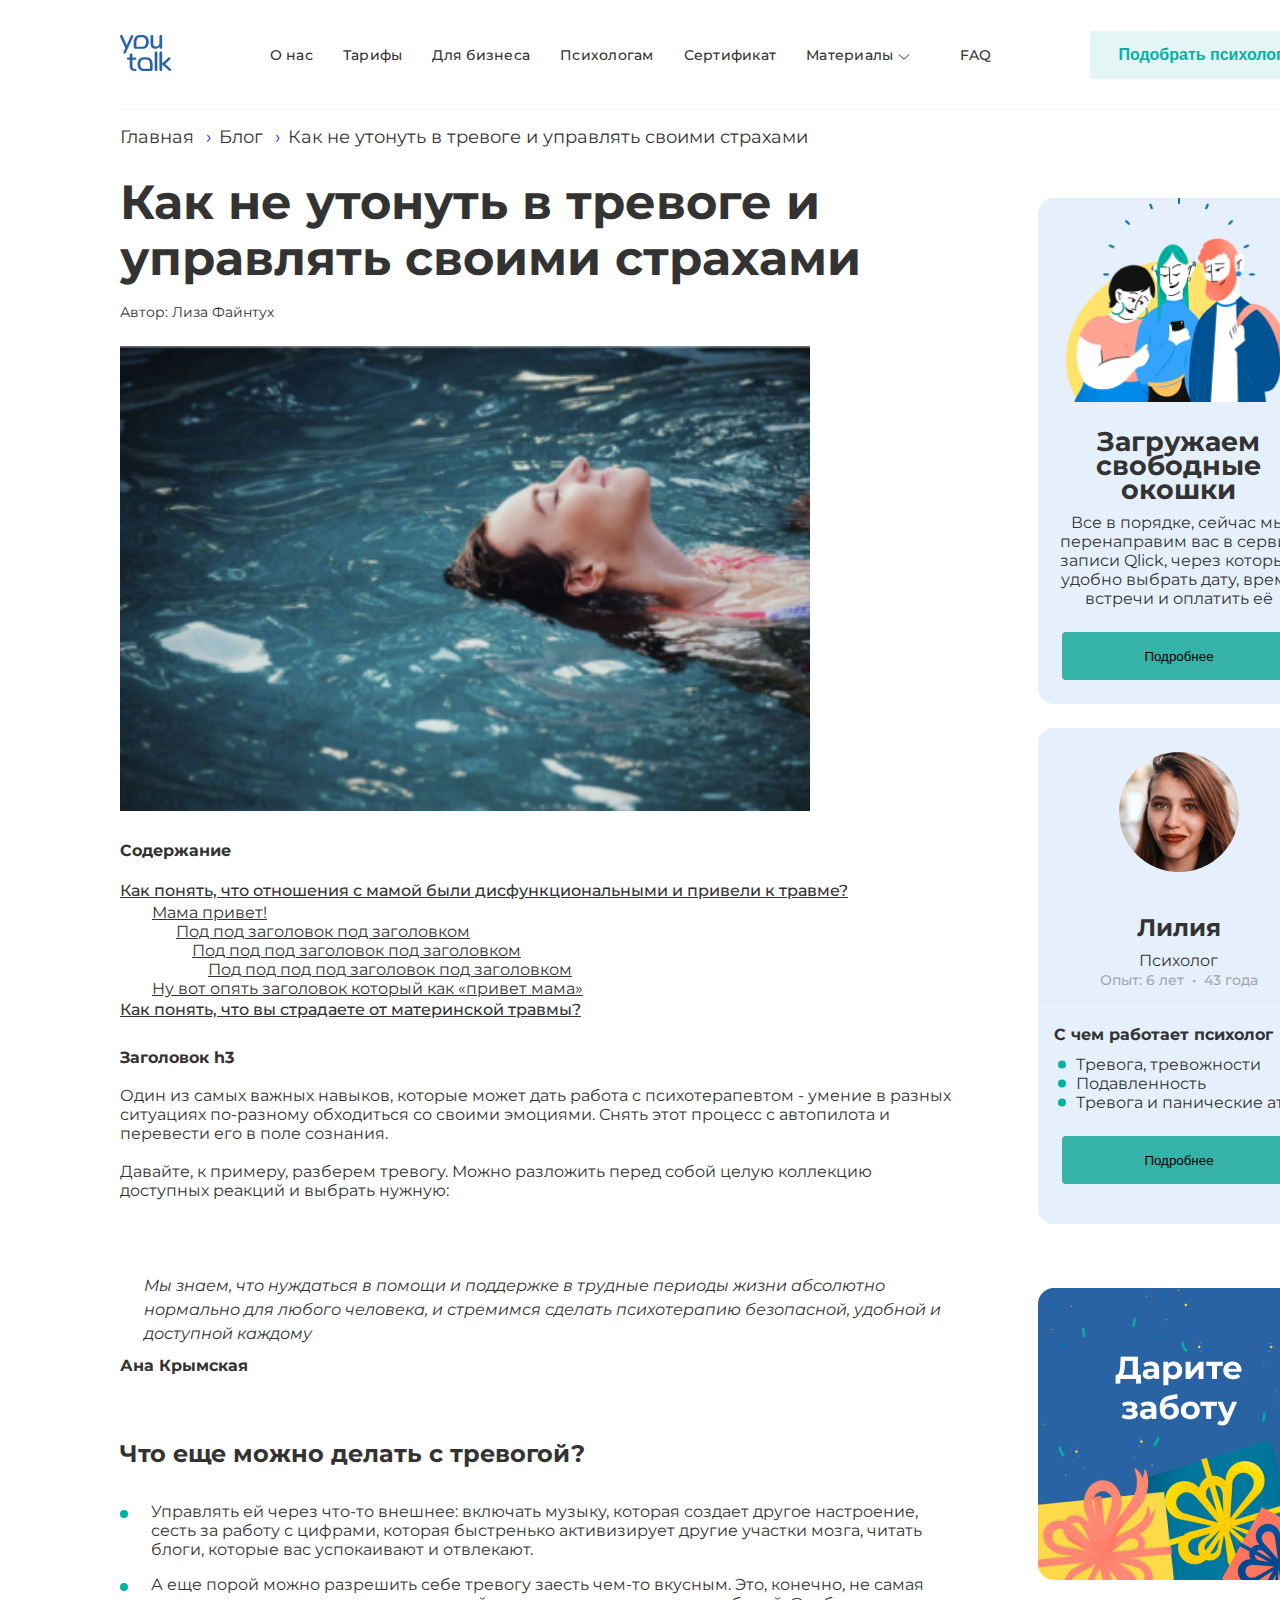
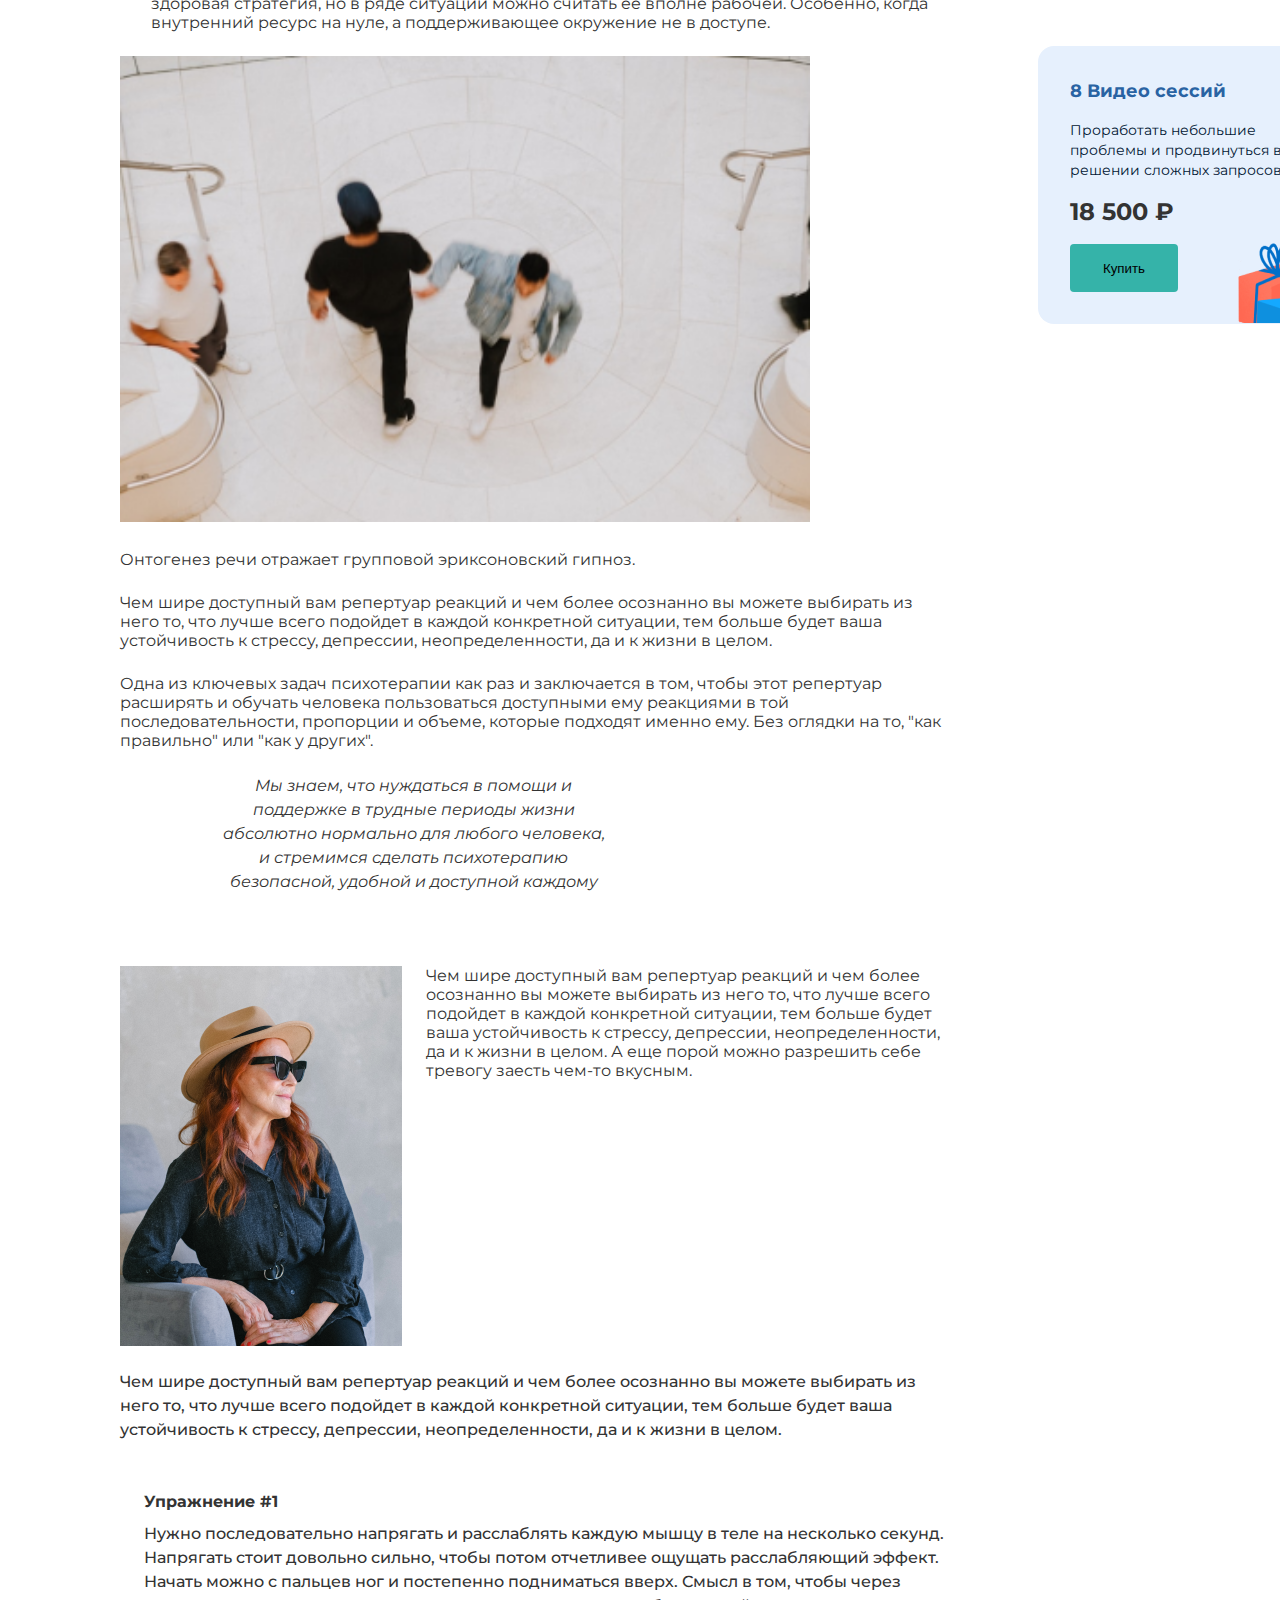
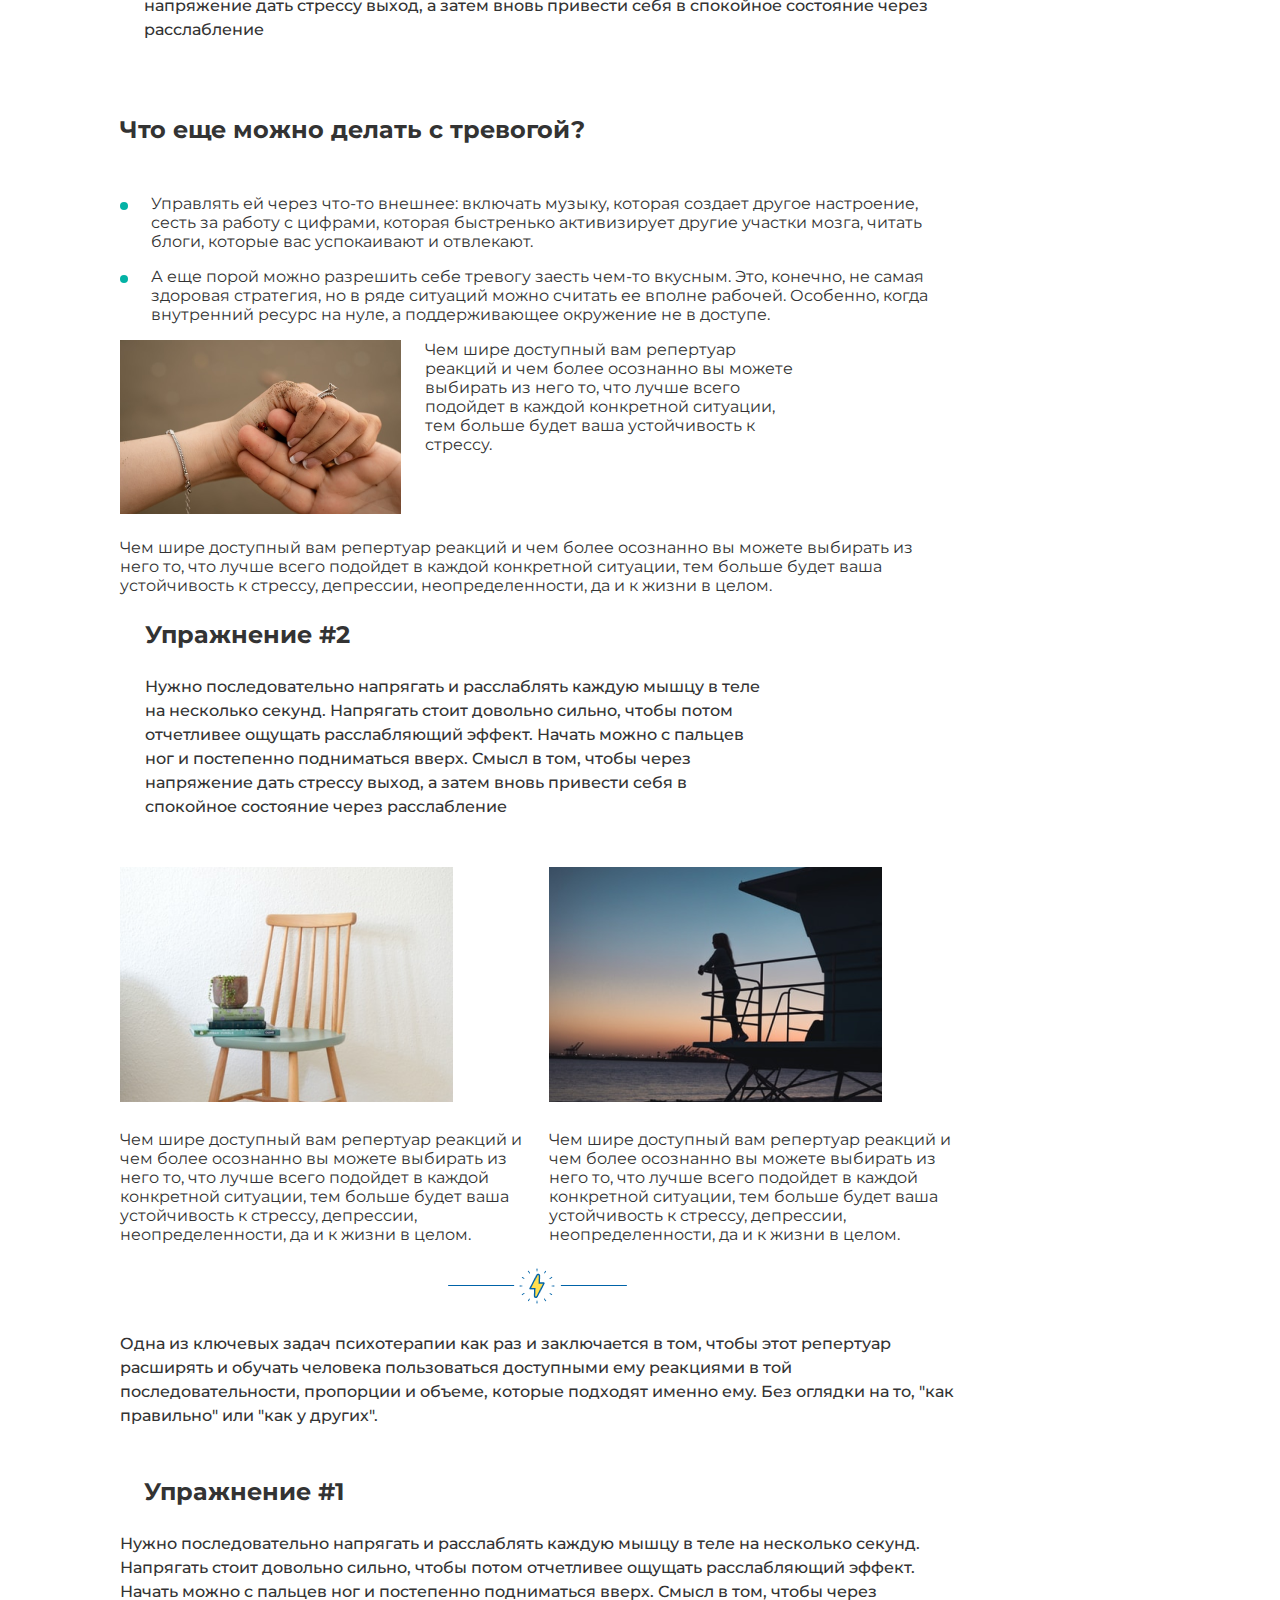
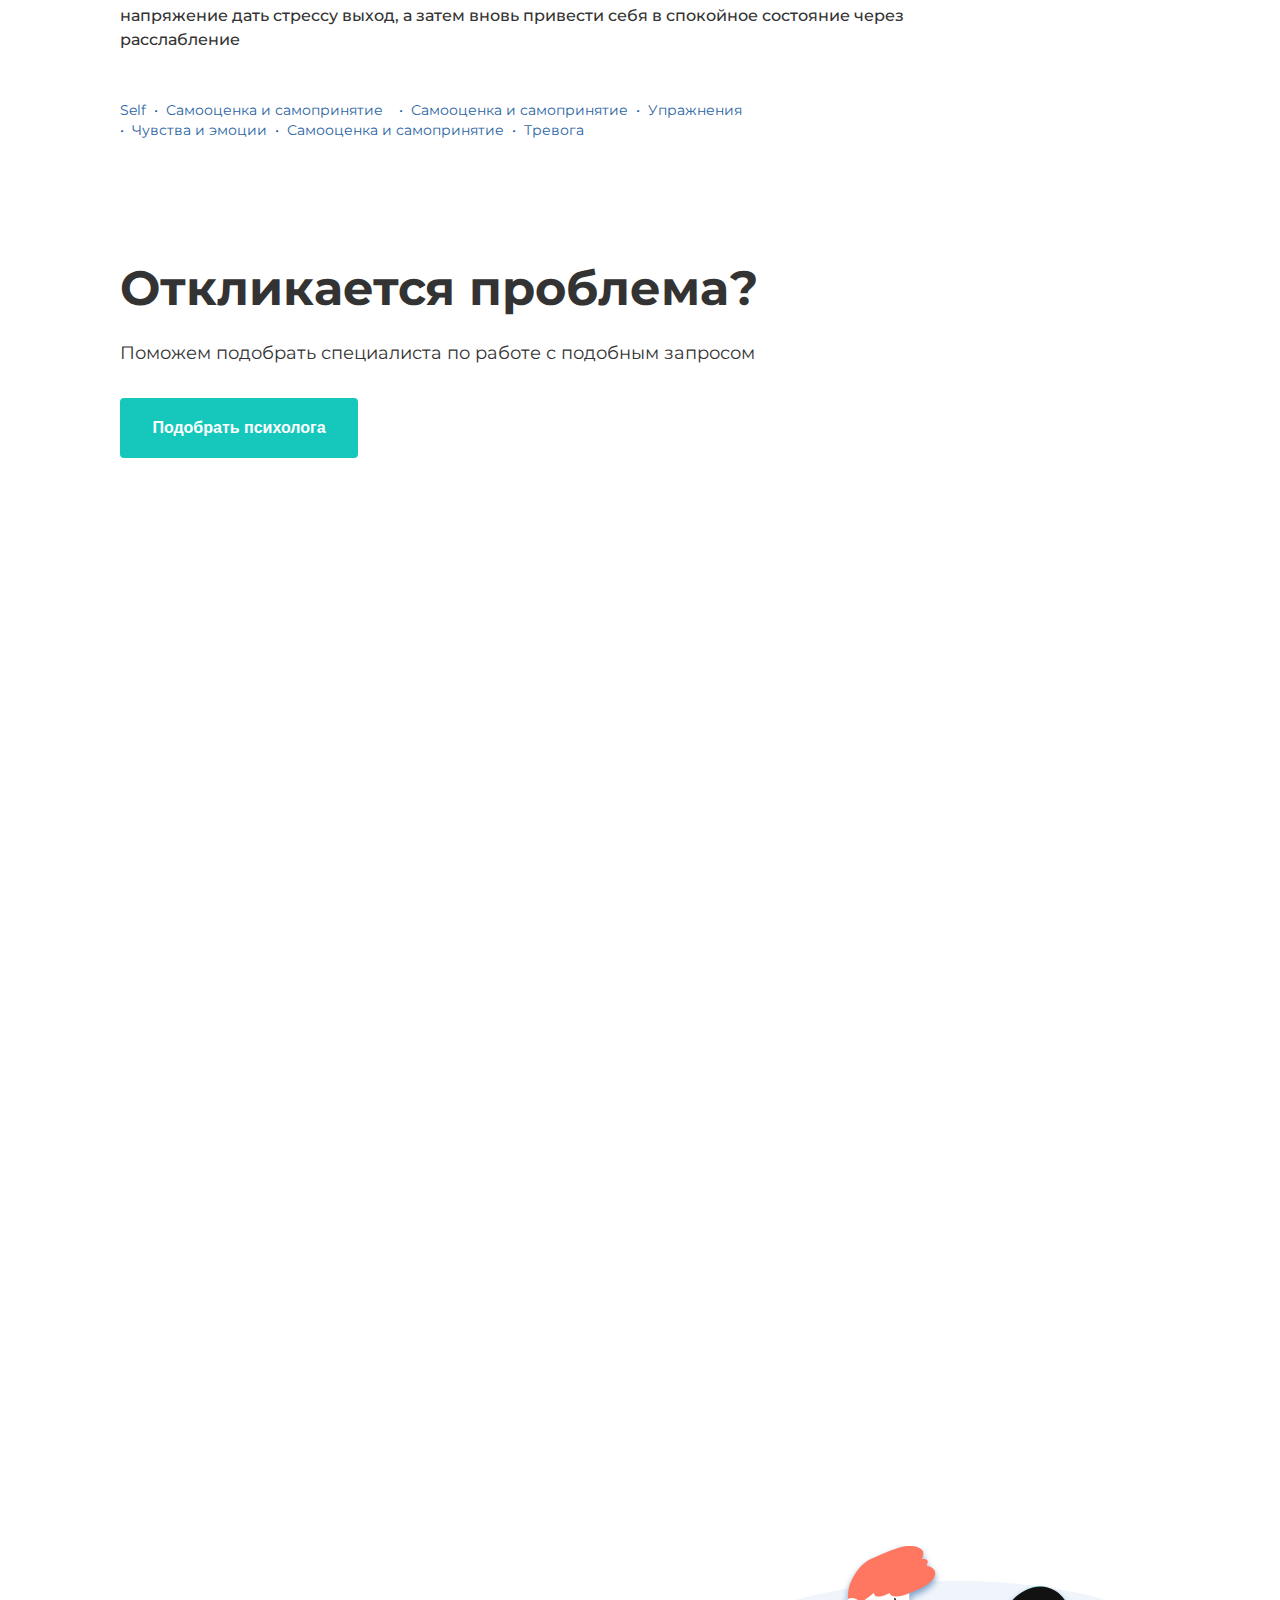
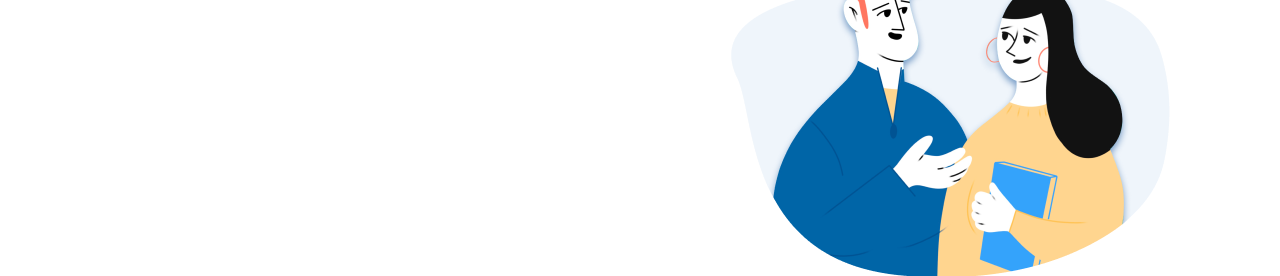
<file: fear.index.html>
<!DOCTYPE html>
<html lang="en">

<head>
	<meta charset="UTF-8">
	<meta http-equiv="X-UA-Compatible" content="IE=edge">
	<meta name="viewport" content="width=device-width, initial-scale=1.0">
	<title>YouTalk</title>
	<link rel="preconnect" href="https://fonts.googleapis.com">
	<link rel="preconnect" href="https://fonts.gstatic.com" crossorigin>
	<link href="https://fonts.googleapis.com/css2?family=Montserrat:wght@400;500;600;700&display=swap" rel="stylesheet">
	<link rel="stylesheet" href="css/main.css">
</head>

<body>
	<header class="header">
		<!-- создали основной блок контейнер -->
		<div class="header  header-main">
			<div class="container">
				<div class="header__inner">
					<!-- делим на 3 части -->
					<a href="index.html" class="logo">
						<img src="images/logo.svg" alt="Логотип" class="logo">
					</a>
					<nav class="navbar">
						<button class="navbar__menu__btn">
							<span></span>
							<span></span>
							<span></span>
						</button>
						<ul class="menu__list">
							<li class="menu__list-item"><a href="#" class="menu__list-nav-link">О нас</a></li>
							<li class="menu__list-item"><a href="#" class="menu__list-nav-link">Тарифы</a></li>
							<li class="menu__list-item"><a href="#" class="menu__list-nav-link">Для бизнеса</a></li>
							<li class="menu__list-item"><a href="#" class="menu__list-nav-link">Психологам</a></li>
							<li class="menu__list-item"><a href="#" class="menu__list-nav-link">Сертификат</a></li>
							<li class="menu__list-item"><a class="menu__list-nav-link_arrow">Материалы <img class="menu__list-item-arrow"
										src="images/arrow.svg" alt="button arrow"></a>
								<ul class="submenu">
									<li><a href="#">menu 2 lvl</a></li>
									<li><a href="#">menu 2 lvl</a></li>
								</ul>
							
							</li>
							<li class="menu__list-item"><a href="#" class="menu__list-nav-link">FAQ</a></li>
							</ul>
							</nav>
							<button class="header-btn">Подобрать психолога</button>
							</div>
							<section class="menu-header-breadcrumb">
								<ul class="breadcrumb">
									<li><a href="#">Главная</a></li>
									<li><a href="#">Блог</a></li>
									<li><a href="#">Как не утонуть в тревоге и управлять своими страхами</a></li>
								</ul>
							</section>
		</div>
	</header>

	<main class="main">
		<div class="container-fear">
		<div class="main__unit">
			<section class="Unit__title-text">
				<h4 class="Unit__title-text_header">Как не утонуть в тревоге и управлять своими страхами</h4>
				<p class="Unit-text">Автор: Лиза Файнтух</p>
				<img class="Unit-img" src="images/img-4.png" alt="icon">
				<div class="unit__content">
					<h5 class="unit-content-title">Содержание</h5>
					<p class="unit-content-item1"><u>Как понять, что отношения с мамой были дисфункциональными и привели к травме?</p>
					<p class="unit-content-item_1"><u>Мама привет!</u></p>
					<p class="unit-content-item_2">Под под заголовок под заголовком</p>
					<p class="unit-content-item_3">Под под под заголовок под заголовком</p>
					<p class="unit-content-item_4">Под под под под заголовок под заголовком</p>
					<p class="unit-content-item_5">Ну вот опять заголовок который как «привет мама»</p>
					<p class="unit-content-item_6">Как понять, что вы страдаете от материнской травмы?</u></p>
				</div>
				<h4 class="unit-content-title">Заголовок h3</h4>
				<div class="unit-content-text-titleh3">
					<p>Один из самых важных навыков, которые может дать работа с психотерапевтом - умение в разных
						ситуациях по-разному обходиться со своими эмоциями. Снять этот процесс с автопилота и перевести
						его в поле сознания.
						<br><br>Давайте, к примеру, разберем тревогу. Можно разложить перед собой целую коллекцию доступных
						реакций и выбрать нужную:</p> 
					<p class="unit-content-text-titleh3_quote"> Мы знаем, что нуждаться в помощи и поддержке в трудные
						периоды жизни абсолютно нормально для любого человека, и стремимся сделать психотерапию
						безопасной, удобной и доступной каждому</p>
					<p class="unit-content-text-titleh3_author">Ана Крымская</p>
				</div>
				<h4 class="unit-content-text-titleh4">Что еще можно делать с тревогой?</h4>
				<ul class="blog__exercise2-list">
					<img src="images/Ellipse.svg" alt="точка">
					<li>Управлять ей через что-то внешнее: включать музыку, которая создает другое настроение, сесть за работу с цифрами, которая быстренько активизирует другие участки мозга, читать блоги, которые вас успокаивают и отвлекают.</li>
					<img src="images/Ellipse.svg" alt="точка">
					<li>А еще порой можно разрешить себе тревогу заесть чем-то вкусным. Это, конечно, не самая здоровая стратегия, но в ряде ситуаций можно считать ее вполне рабочей. Особенно, когда внутренний ресурс на нуле, а поддерживающее окружение не в доступе.</li>
				</ul>
				<img class="blog__exercise2-img" src="images/img-8.png" alt="icon">
				<p  class="unit-content-text-title.anxiety-title">Онтогенез речи отражает групповой эриксоновский гипноз. </p>
				<section class="blog-article">
					<div class="blog-article-menu">
					<p class="blog-article_item">Чем шире доступный вам репертуар реакций и чем более осознанно вы можете выбирать из него то, что лучше всего подойдет в каждой конкретной ситуации, тем больше будет ваша устойчивость к стрессу, депрессии, неопределенности, да и к жизни в целом.</p>
					<p class="blog-article_quote">Одна из ключевых задач психотерапии как раз и заключается в том, чтобы этот репертуар расширять и обучать человека пользоваться доступными ему реакциями в той последовательности, пропорции и объеме, которые подходят именно ему. Без оглядки на то, "как правильно" или "как у других".</p>
					</div>
					<blockquote class="blog-article_item-quote">Мы знаем, что нуждаться в помощи и поддержке в трудные периоды жизни абсолютно нормально для любого человека, и стремимся сделать психотерапию безопасной, удобной и доступной каждому</blockquote> 
						<div class="blog-article-wrap">
							<img src="images/author.png" alt="Автор статьи фото">
							<p>Чем шире доступный вам репертуар реакций и чем более осознанно вы можете выбирать из него то, что лучше всего подойдет в каждой конкретной ситуации, тем больше будет ваша устойчивость к стрессу, депрессии, неопределенности, да и к жизни в целом.
								А еще порой можно разрешить себе тревогу заесть чем-то вкусным. </p>
						</div>
					<p class="blog-article_item-text">Чем шире доступный вам репертуар реакций и чем более осознанно вы можете выбирать из него то, что лучше всего подойдет в каждой конкретной ситуации, тем больше будет ваша устойчивость к стрессу, депрессии, неопределенности, да и к жизни в целом.</p>
					<h5 class="blog-article_title_exercise1">Упражнение #1</h5>
					<p class="blog-article_title_exercise">Нужно последовательно напрягать и расслаблять каждую мышцу в
						теле на несколько секунд. Напрягать стоит довольно сильно, чтобы потом отчетливее ощущать
						расслабляющий эффект. Начать можно с пальцев ног и постепенно подниматься вверх. Смысл в том,
						чтобы через напряжение дать стрессу выход, а затем вновь привести себя в спокойное состояние
						через расслабление</p>
				</section>
				<section class="blog__exercise2" >
					<h5>Что еще можно делать с тревогой?</h5>
					<ul class="blog__exercise2-list">
						<img src="images/Ellipse.svg" alt="точка">
						<li> Управлять ей через что-то внешнее: включать музыку, которая создает другое настроение, сесть за работу с цифрами, которая быстренько активизирует другие участки мозга, читать блоги, которые вас успокаивают и отвлекают.</li>
						<img src="images/Ellipse.svg" alt="точка">
						<li>А еще порой можно разрешить себе тревогу заесть чем-то вкусным. Это, конечно, не самая здоровая стратегия, но в ряде ситуаций можно считать ее вполне рабочей. Особенно, когда внутренний ресурс на нуле, а поддерживающее окружение не в доступе.</li>
					</ul>
					<div class="blog__exercise2-title">
						<img src="images/arms.png" alt="картинка руки">
						<p>Чем шире доступный вам репертуар реакций и чем более осознанно вы можете выбирать из него то, что лучше всего подойдет в каждой конкретной ситуации, тем больше будет ваша устойчивость к стрессу.</p>
					</div>
					<p class="blog__exercise2_text">Чем шире доступный вам репертуар реакций и чем более осознанно вы можете выбирать из него то, что лучше всего подойдет в каждой конкретной ситуации, тем больше будет ваша устойчивость к стрессу, депрессии, неопределенности, да и к жизни в целом.</p>
					<h5 class="blog__exercise2-title2">Упражнение #2</h5>
					<p class="blog__exercise2_text1">Нужно последовательно напрягать и расслаблять каждую мышцу в теле на несколько секунд. Напрягать стоит довольно сильно, чтобы потом отчетливее ощущать расслабляющий эффект. Начать можно с пальцев ног и постепенно подниматься вверх. Смысл в том, чтобы через напряжение дать стрессу выход, а затем вновь привести себя в спокойное состояние через расслабление</p>
				<div class="blog__exercise2-text-wrap">
					<div class="blog__exercise-wrap1">
						<div class="blog__exercise-text">
							<img src="images/Rectangle (7).png" alt="картинка стул- картинка">
							<p>Чем шире доступный вам репертуар реакций и чем более осознанно вы можете выбирать из него то, что лучше всего подойдет в каждой конкретной ситуации, тем больше будет ваша устойчивость к стрессу, депрессии, неопределенности, да и к жизни в целом.</p>
						</div>
						<div class="blog__exercise-text">
						<img src="images/Rectangle (8).png" alt="девушка смотрит в море-картинка">
						<p>Чем шире доступный вам репертуар реакций и чем более осознанно вы можете выбирать из него то, что лучше всего подойдет в каждой конкретной ситуации, тем больше будет ваша устойчивость к стрессу, депрессии, неопределенности, да и к жизни в целом.</p>
						</div>
					</div>
				</div>
				<div class="blog__exercise-bottom">
					<img  src="images/Group.png" alt="картинка молния">
				</div>
				<p class="blog__exercise-bottom-p">Одна из ключевых задач психотерапии как раз и заключается в том, чтобы этот репертуар расширять и обучать человека пользоваться доступными ему реакциями в той последовательности, пропорции и объеме, которые подходят именно ему. Без оглядки на то, "как правильно" или "как у других".</p>
				<h5 class="blog__exercise-bottom-title">Упражнение #1</h5>
				<p class="blog__exercise-bottom-p" >Нужно последовательно напрягать и расслаблять каждую мышцу в теле на несколько секунд. Напрягать стоит довольно сильно, чтобы потом отчетливее ощущать расслабляющий эффект. Начать можно с пальцев ног и постепенно подниматься вверх. Смысл в том, чтобы через напряжение дать стрессу выход, а затем вновь привести себя в спокойное состояние через расслабление</p>
				<ul class="blog__exercise-bottom-list">
					<li>Self</li>
					<li>&bull;</li>
					<li class="blog__exercise-bottom-item">Самооценка и самопринятие <li>
					<li>&bull;</li>
					<li  class="blog__exercise-bottom-item" >Самооценка и самопринятие </li>
					<li>&bull;</li>
					<li> Упражнения</li>
				</ul>
				<ul class="blog__exercise-bottom-list">
					<li>&bull;</li>
					<li>Чувства и эмоции</li>
					<li>&bull;</li>
					<li>Самооценка и самопринятие</li>
					<li>&bull;</li>
					<li>Тревога</li>
				</ul>
				<h6>Откликается проблема?</h6>
				<p class="blog__exercise-bottom-text-1">Поможем подобрать специалиста по работе с подобным запросом</p>
					<button class="btn-bottom"><a href="#">Подобрать психолога</a></button>
				</section>
			</section>
			<p class="aside-center-reserve"></p>
			<section class="asidebar">
				<div class="container-asidebar">
					<section class="asidebar__main" >
						<div class="asidebar__main-card-wrap">
							<img src="images/slidebar.png" alt="slidebar">
							<div class="asidebar__main-card-wrap_title">
								<h2>Загружаем свободные окошки</h2>
							</div>
							<div class="asidebar__main-card-wrap_class">
								<p>Все в порядке, сейчас мы  перенаправим вас в сервис <br> записи Qlick, через который удобно выбрать дату,  время встречи и оплатить её</p>
							</div> 
							<button class="asidebar__main-card-wrap_btn"><a href="#">Подробнее</a></button>
						</div>
							<section class="asidebar__aside-card-wrap">
								<div class="asidebar__aside-card-wrap">
									<img src="images/liliy.png" alt="психолог">
									<div class="asidebar__aside-card-wrap_title">
									<h2>Лилия</h2>
									</div>
									<div class="asidebar__aside-card-wrap_class">
									<p>Психолог</p>
								</div> 
								<div class="asidebar__aside-card-wrap_about-me">
										<ul class="asidebar__aside-card-wrap_about-me_list">
											<li>Опыт: 6 лет</li>
											<li>&bull;</li>
											<li>43 года </li>
										</ul>
										<h2 class="asidebar__aside-card-wrap_title-card-2">С чем работает психолог</h2>
										<ul class="asidebar__aside-card-wrap-card-2_list">
											<li class="asidebar__aside-card-wrap-card-2_item-1">
												<img src="images/Ellipse.svg" alt="точка">
												<span>Тревога, тревожности</span>
											</li>
											<li class="asidebar__aside-card-wrap-card-2_item-2">
												<img src="images/Ellipse.svg" alt="точка">
												<span>Подавленность</span>
											</li>
											<li class="asidebar__aside-card-wrap-card-2_item-3">
												<img src="images/Ellipse.svg" alt="точка">
													<span>Тревога и панические атаки</span>
											</li>
											<button class="asidebar__aside-card-wrap_btn">Подробнее</button>
										</ul>
								</div>
							</section>
							<Section class="asidebar__aside-card-3">
								<img class="asidebar__aside-card-3-img" src="images/gift.png" alt="картинка подарки">
							</Section>
							<Section class="asidebar__aside-card-4">
								<div class="asidebar__aside-card-4-wrap">
										<h2 class="asidebar__aside-card-4-wrap_title">8 Видео сессий</h2>
										<p class="asidebar__aside-card-4-wrap_text">Проработать небольшие проблемы и продвинуться в решении сложных запросов</p>
										<p class="asidebar__aside-card-4-wrap_price">18 500 ₽ </p>
										<p><button class="asidebar__aside-card-4-wrap-btn"><a href="#">Купить</a></button></p>
										<div class="asidebar__aside-card-4-wrap-gift">
											<img class="asidebar__aside-card-4-wrap_img-1" src="images/gift-1.png" alt="asidebar" class="asidebar__aside-card-3_gift">
											<img class="asidebar__aside-card-4-wrap_img-2" src="images/gift-3.png" alt="asidebar" class="asidebar__aside-card-3_gift">
										</div>
								</div>
								<img class="asidebar__aside-card-4-wrap_img_bottom" src="images/Frame (1).png" alt="asidebar">
							</Section>
							
					</section>
				</div>
				</section>
			</div>
		</div>
	</main>



	<script src="js/main.js"></script>
</body>

</html>
</file>
<file: css/main.css>
html {
  box-sizing: border-box;
}
@import url("../images/edinorog.png");

*,
*::after,
*::before {
  box-sizing: inherit;
  margin: 0;
  padding: 0;
}
html,
body {
  height: 100%;
  font-family: "Montserrat", sans-serif;
  color: #333333;
}
ul {
  list-style-type: none;
}

a {
  text-decoration: none;
  color: inherit;
}

h1 {
  max-width: 552px;
font-size: 48px;
font-weight: 700;
line-height: 56px;
text-align: left;
margin-bottom: 32px;

}

h3 {
  font-family: "Montserrat", sans-serif;
  font-size: 18px;
  font-weight: 700;
  line-height: 26px;
  text-align: left;
  margin: 16px auto 4px;
}
/* иконка+текст на карточке*/
.servises-icon-outside_wrap,
.destination-icon-outside_wrap
{
  position: absolute;
  display: flex;
  flex-direction: column;
  text-align: left;

  border: 16px 16px 0;
  overflow: hidden;
}
.servises-icon-outside_wrap_link-2,
.destination-icon-outside_wrap_link-2
{
margin: 8px;
border-radius: 24px;
border-radius: 24px;
border: 1px solid #C1C5CD;
background-color: #C1C5CD;
font-size: 14px;
font-weight: 600;
line-height: 20px;
text-align: left;
}

.servises-icon-outside_wrap_link-2::before,
.destination-icon-outside_wrap_link-2::before
{
  content: url(../images/edinorog.png);
  padding-right: 8px;
}
/**/

.header{
  max-width: 1440px;
  width: 100%;
 height: 110px;
  padding: 0;
  margin: 0;
}
.header  .header-main{
width: 100%;
height: 100%;
padding: 0;
margin: 0;
}
.container-header{
  width: 100%;
  max-width: 1200px ;
  margin: 0 120px;
  padding: 0;
}
.header__inner{
  margin: 0 120px;
  max-width: 1200px;
  width: 100%;
  height: 110px;
  display: flex;
  align-items: center;
  justify-content: space-between;
  border-bottom: 1px solid #eff5fb;
}
.logo {
  color: #2963a3;
}
.menu__list{
  display: flex;
  gap: 30px;
}
.menu__list>li{
  font-size: 14px;
  font-weight: 500;
  line-height: 16px;
  letter-spacing: 0.25px;
  text-align: center;
}   
.main{
  max-width: 1440px;
  margin: 0 120px;
}
/* для стрелки код*/

.menu__list-item_material_submenu>a {
  text-decoration: none;
  color: #fff;
  padding: 15px 30px;
  display: inline-block;
}

.submenu {
  min-width: 200px;
  position: absolute;
  z-index: 5;
  transform-origin: 0 0;
  transform: rotateX(-90deg);
  /* jотсеживать градусы через диспетчер*/
  transition: 0.3s linear;
  /* анимация*/
  visibility: hidden;
  opacity: 0;
}

.submenu li {
  position: relative;
}

.submenu .submenu {
  position: absolute;
  top: 0;
  left: 100%;
  transition: transform 0.3s linear;
  /* анимация*/
}

.menu__list li:hover>.submenu {
  /* это ф говорит что будет работать только с теми submenu, которые есть внутри Li 1 уровня   !!!!*/
  opacity: 1;
  visibility: visible;
  transform: rotateX(0deg);
}

.submenu a {
  border-bottom: 1px splid #000;
  padding: 10px 20px;
  background-color: #eee;
  font-size: 16px;
  display: block;
  color: #000;
}
 .navbar__menu__btn {
  width: 30px;
  height: 30px;
  display: flex;
  flex-direction: column;
  justify-content: space-between;
  padding: 0;
  border: none;
  background-color: transparent;
  display: none;
}
.navbar__menu__btn > span {
  height: 2px;
  background-color: #35B3A9;
  width: 100%;
}


.menu__list-item-arrow {
  position: relative;
  display: inline-block;
  transform:  rotate(0deg);
  margin-right: 20px;
}

.menu__list-nav-link_arrow .menu__list-item-arrow:hover {
  display: inline-block;
  transform: translate(18px, 0) rotate(180deg);
}
.menu-header-breadcrumb{
  margin: 16px 120px 30px;
}
.ul.breadcrumb {

  padding: 16px 16px;
  list-style: none;
  background-color: #eee;
}
ul.breadcrumb li {
  display: inline;
  font-size: 18px;
  transform: translate(18px, 0) rotate(-180deg);
}
ul.breadcrumb li+li:before {
  padding: 8px;
  color: rgb(81, 15, 235);
  content: "\203A";
}
ul.breadcrumb li a {
  color: #333333;
  text-decoration: none;
}
ul.breadcrumb li a:hover {
  color: #01447e;
  text-decoration: underline;
}
  .header-btn {
    width: 230px;
    height: 48px;
    right: 120px;
    top: 14px;
    background: #e3f5f5;
    border-radius: 4px;
    border: none;
    font-size: 16px;
    font-weight: 700;
    color: #03b2a5;
  
}
.main{
  max-width: 1440px;
  width: 100%;
}
.container-wrap{
  width: 100%;
  max-width: 1200px;
  margin: 60px 120px 0;
  padding: 0;
}
.main-main{
  position: relative;
width: 100%;
padding: 0;
margin: 0;
justify-content: center;
text-align: center;
align-items: center;
}
.menu-nav{
  margin-top: 32px;
  text-align: center;
  max-width: 100%;
  display: flex;
  gap: 8px;
  font-size: 14px;
  margin-bottom: 24px;
}

.menu-nav > li {
  display: flex;
  border: 1px solid #C1C5CD;
  border-radius: 24px;
  gap: 8px;
  font-size: 14px;
  font-weight: 600;
  line-height: 20px;
  text-align: left;
  }
  .menu-nav__list-text_self{
    border: 1px solid #16C8BB;
  }

.servises-section{
  max-width: 100%;
}


.servises-container{
  max-width: 1200px;
  width: 100%;
}
.destination-container{
  max-width: 1200px;
  width: 100%;
}
.container-footer{
  max-width: 1200px;
  width: 100%;
}

.container-fear{
  max-width: 1200px;
  width: 100%;
}
  .servises-wrap {
  width: 100%;
  display: grid;
  grid-template-columns: repeat(3, 1fr);
  gap: 24px;
}
.servises-icon{
  position: relative;
}

.servises-icon-outside_wrap{
  position: absolute;
  display: flex;
  flex-direction: column;
  gap: 8px;
  text-align: left;

  border: 16px 16px 0;
  overflow: hidden;
}
.servises-icon-outside_wrap_link-2{
margin: 8px;
border-radius: 24px;
border-radius: 24px;
border: 1px solid #C1C5CD;
background-color: #C1C5CD;
font-size: 14px;
font-weight: 600;
line-height: 20px;
text-align: left;
}

.servises-icon-outside_wrap_link-2::before{
  content: url(../images/edinorog.png);
  padding-right: 8px;
}
.servises-class{
width: 100%;
width: 100%;
}
.servises__img{
  max-width: 588px;
  border-radius: 16px;
}
.servises_title {
  text-align: left;
  height: 240px;
}

.servises__img {
  max-width: 580px;
  height: auto;
}

.servises__img {
  max-width: 588px;
  height: auto;
}

.servises__author-1block {
  font-family: "Montserrat", sans-serif;
  font-size: 12px;
  font-weight: 400;
  line-height: 18px;
  letter-spacing: 0.25px;
  text-align: left;
  padding-bottom: 8px;
}

.servises__text-1block {
  font-family: "Montserrat", sans-serif;
  font-size: 14px;
  font-weight: 400;
  line-height: 20px;
  letter-spacing: 0px;
  text-align: left;
}

.text {
  text-align: left;
  color: #333333;
}

.text .heading {
  font-size: 18px;
  font-weight: 700;
  padding-top: 16px;
}

.text .author {
  font-size: 12px;
  font-weight: 400;
  color: #494949;
  padding-top: 4px;
}

.text .text {
  font-size: 14px;
  font-weight: 400;
}

.text .publication {
  padding-top: 68px;
}

.menu-list_text {
  display: grid;
  grid-template-rows: 1fr 1fr 1fr;
}
.data-publication{
  margin-top: 68px;
}
/**/

.destination-section{
  max-width: 1200px;
  width: 100%;
}
.destination-container{
width: 100%;
padding: 0;
margin: 0;
}
.destination-wrap,
.destination-wrap_new {
  display: grid;
  grid-template-columns: repeat(3, 1fr);
  gap: 24px;
}

.destination_title {
  text-align: left;
  height: 240px;
}

.destination__img {
  max-width: 384px;
  height: auto;
  border-radius: 16px;
}

.destination__author-1block {
  font-family: "Montserrat", sans-serif;
  font-size: 12px;
  font-weight: 400;
  line-height: 18px;
  letter-spacing: 0.25px;
  text-align: left;
  padding-bottom: 8px;
}

.destination__text-1block {
  font-family: "Montserrat", sans-serif;
  font-size: 14px;
  font-weight: 400;
  line-height: 20px;
  letter-spacing: 0px;
  text-align: left;
  margin-bottom: 20px;
}

.destination-wrap_new {
  position: absolute;
  top: -9999px;
  left: -9999px;
}

.destination-wrap_new:hover {
  position: static;
  top: 0px;
  left: 0px;
}

.destination-btn {
  cursor: pointer;
  width: 180px;
  height: 48px;
  background-color: #35b3a9;
  border-radius: 4px;
  border: none;
  margin: 56px auto 96px;
}


/*footer*/
.footer {
  width: 100%;
  margin: 0 120px;
  background-color: #2963a3;
  max-width: 1440px;
  height: 302px;
}
.container-footer{
  max-width: 100%;
padding: 0 120px;
}
.footer-menu {
  display: flex;
  max-width: 100%;
  padding-top: 40px;
  justify-content: space-between;
  color: #ffffff;
}

.footer__menu-list-3 {
  width: 486px;
}
.footer-email {
  width: 460px;
  padding-top: 8px;
}
.footer-email>p {
  margin-top: -8px;
}
.footer__menu-item {
  max-width: 450px;
  padding-bottom: 16px;
  font-size: 16px;
  font-weight: 700;
  line-height: 1.5;
}
.footer-email>p {
  margin-top: -8px;
  font-size: 18px;
  font-weight: 700;
  line-height: 26px;
}
.footer__info {
  max-width: 486px;
  font-size: 12px;
  font-weight: 400;
  opacity: 0.7;
}
.footer-input {
  display: flex;
  align-items: center;
  border-radius: 40px;
}
.footer-email-input {
  text-decoration: none;
  height: 48px;
  width: 400px;
  border: none;
  border-radius: 4px;
  margin: 8px 0;
}
.tg-btn {
  background-color: #16c8bb;
  width: 64px;
  height: 48px;
  border: none;
  padding-top: 8px;
  border-radius: 4px;
}

.footer-networks {
  display: flex;
  align-items: center;
}

.footer-networs-link {
  display: flex;
  padding-top: 40px;
  gap: 16px;
}

.link-logo-word {
  padding-left: 10px;
}

.footer-bottom {
  padding: 17px 0;
  background-color: #2963a3;
  height: 53px;
  border-top: 1px solid #9d9d9d;
  color: #9d9d9d;
  font-size: 14px;
  font-weight: 400;
  line-height: 20px;
}

.footer-bottom-info {
  display: flex;
  gap: 48px;
}

/* fear.index.html*/
.main__unit {
  display: grid;
  grid-template-columns: 20fr 2fr 3fr;
  max-width: 1200px;
  height: 100%
}

.Unit__title-text_header {
  font-size: 48px;
  font-weight: 700;
  line-height: 56px;
  text-align: left;
  margin-top: 64px;
}

.Unit-text {
  margin: 16px 0 24px;
  font-size: 14px;
  font-weight: 400;
  line-height: 20px;
  text-align: left;
}

.Unit-img {
  width: 100%;
  max-width: 690px;
  height: auto;
}

.unit__content {
  margin-top: 24px;
}

.unit-content-title {
  margin-bottom: 16px;
  font-size: 16px;
  font-weight: 700;
  line-height: 24px;
  text-align: left;
}

.unit__content>p {
  font-size: 16px;
  font-weight: 500;
  line-height: 24px;
  text-align: left;
}

.unit-content-item_1 {
  margin-left: 32px;
}

.unit-content-item_2 {
  margin-left: 56px;
}

.unit-content-item_3 {
  margin-left: 72px;
}

.unit-content-item_4 {
  margin-left: 88px;
}

.unit-content-item_5 {
  margin-left: 32px;
}

.unit-content-title {
  margin: 24px 0 16px;
}

.unit-content-text-titleh3_quote {
  font-size: 16px;
  font-style: italic;
  font-weight: 400;
  line-height: 24px;
  text-align: left;
  margin: 74px 0 8px 24px;
}

.unit-content-text-titleh3_author {
  font-size: 16px;
  font-weight: 700;
  line-height: 24px;
  text-align: left;
}

.unit-content-text-titleh4 {
  margin-top: 60px;
  font-size: 24px;
  font-weight: 700;
  line-height: 32px;
  text-align: left;
}
.unit-content-text-title.anxiety{
  display: flex;
}
.unit-content-text-title.anxiety>li {
  padding-left: 32px;
}
.unit-content-text-title.anxiety > li::after{
  content: "\&bull;";
padding-left: 30px;
}

.unit-content-text-title.anxiety-title {
  font-size: 14px;
  font-weight: 400;
  line-height: 18px;
  letter-spacing: 0.25px;
  text-align: left;
  color: green;
}

.blog-article>p {
  font-size: 16px;
  font-weight: 500;
  line-height: 24px;
  text-align: left;
}

.blog-article-menu {
  margin: 24px 0;
}

.blog-article_item {
  margin-bottom: 24px;
}

.blog-article_item-quote {
  max-width: 485px;
  font-size: 16px;
  padding-left: 102px;
  font-style: italic;
  font-weight: 400;
  line-height: 24px;
  text-align: center;
  margin-bottom: 72px;
}

.blog-article-wrap {
  display: grid;
  grid-template-columns: 1fr 2fr;
  gap: 24px;
}

.blog-article_item-text {
  margin: 24px auto 48px;
}

.blog-article_title_exercise1 {
  margin-left: 24px;
  margin-bottom: 8px;
  font-size: 16px;
  font-weight: 700;
  line-height: 24px;
  text-align: left;
}

.blog-article_title_exercise {
  margin-left: 24px;
  font-size: 16px;
  font-weight: 500;
  line-height: 24px;
  text-align: left;
  padding-bottom: 72px;
}

.blog__exercise2>h5 {
  font-size: 24px;
  font-weight: 700;
  line-height: 32px;
  text-align: left;
  padding-bottom: 16px;
}

.blog__exercise2-list {
  display: grid;
  grid-template-columns: 0.5fr 13fr;
  padding-top: 16px;
}


.blog__exercise2-list>li {
  padding-top: 16px;
}
.blog__exercise2-img{
  width: 100%;
  max-width: 690px;
  height: auto;
  margin:  24px 0;
}
.blog__exercise2-list>IMG {
  margin-top: 24px;
}

.blog__exercise2-title {
  display: grid;
  grid-template-columns: 2fr 6fr;
  padding-top: 16px;
  gap: 24px;
}

.blog__exercise2-title>p {
  max-width: 375px;
}

.blog__exercise2_text {
  margin: 24px 0;
}

.blog__exercise2-title2 {
  font-size: 16px;
  font-weight: 700;
  line-height: 24px;
  text-align: left;
  padding-left: 24.5px;
  margin: 24px 0 8px;
}

.blog__exercise2_text1 {
  padding-left: 24.5px;
  font-size: 16px;
  font-weight: 500;
  line-height: 24px;
  text-align: left;
  max-width: 645px;
}

.blog__exercise-wrap1 {
  display: grid;
  grid-template-columns: 1fr 1fr;
  gap: 24px;
  margin-top: 48px;
}

.blog__exercise-text>p {
  margin-top: 24px;
}

.blog__exercise-bottom {
  text-align: center;
  margin: 24px;
}

.blog__exercise-bottom-p {
  margin-bottom: 48px;
  font-size: 16px;
  font-weight: 500;
  line-height: 24px;
  text-align: left;
}

.blog__exercise-bottom-title {
  margin: 0 0 8px 24px;
}

.blog__exercise-bottom-list {
  display: inline-flex;

  gap: 8px;
  font-size: 14px;
  font-weight: 400;
  line-height: 20px;
  /* text-align: left; */
  color: #2963A3;

}

.blog__exercise-bottom-item {
  display: flex;
}

h6 {
  font-size: 48px;
  font-weight: 700;
  line-height: 56px;
  text-align: left;
  margin: 120px auto 24px;
}

.blog__exercise-bottom-text-1 {
  font-size: 18px;
  font-weight: 400;
  line-height: 26px;
  text-align: left;
  padding-bottom: 32px;
}

.btn-bottom {
  font-size: 16px;
  font-weight: 700;
  line-height: 20px;
  text-align: center;
  width: 238px;
  height: 60px;
  background: #16C8BB;
  border-radius: 4px;
  border: none;
  color: #FFFFFF;
  margin-bottom: 158px;
}

.asidebar__main {
  max-width: 282px;
  max-height: 512px;
  text-align: center;
}

.asidebar__main-card-wrap {
  text-align: center;
  max-width: 100%;
  max-height: 100vh;
  background-color: #E6F0FD;
  border-radius: 16px;
  margin-top: 88px;
}

.asidebar__main-card-wrap>img {
  max-width: 256px;
  max-height: 206px;
}

.asidebar__main-card-wrap_title {
  font-style: normal;
  font-weight: 700;
  font-size: 18px;
  line-height: 24px;
  margin: 24px auto 11px;
  max-width: 234px;
}

.sidebar__main-card-wrap_class {
  max-width: 220px;
  max-height: 100px;
  font-weight: 400;
  font-size: 14px;
  line-height: 20px;
}

.asidebar__main-card-wrap_btn {
  height: 48px;
  width: 234px;
  left: 0px;
  top: 416px;
  border-radius: 4px;
  padding: 12px 16px;
  margin: 24px;
  border: none;
  background-color: #35B3A9;
  border-radius: 4px;
}


.asidebar__aside-card-wrap {
  margin-top: 24px;
  text-align: center;
  max-width: 100%;
  min-height: 481px ;
  background-color: #E6F0FD;
  border-radius: 16px;
}

.asidebar__aside-card-wrap>img {
  width: 120px;
  height: 120px;
  border-radius: 120px;
  margin: 24px auto 16px;
}

.asidebar__aside-card-wrap_title {
  font-size: 16px;
  font-weight: 600;
  line-height: 24px;
  letter-spacing: 0em;
  text-align: center;
  margin: 24px auto 11px;
  max-width: 234px;
}

.sidebar__main-card-wrap_class {
  max-width: 220px;
  max-height: 100px;
  font-weight: 400;
  font-size: 14px;
  line-height: 20px;
}
.asidebar__aside-card-wrap_about-me {
  justify-content: center;
  text-align: center;
  max-width: 100%;
  max-height: 100%;
}
.asidebar__aside-card-wrap_about-me_list {
  color: #A2A7B1;
  font-size: 14px;
  font-weight: 500;
  line-height: 20px;
  display: flex;
  gap: 8px;
  justify-content: center;
  padding-bottom: 16px;
  border-bottom: 1px solid #EFF5FB;
}

.asidebar__aside-card-wrap_title-card-2 {
  padding-top: 16px;
  padding-bottom: 8px;
  font-size: 16px;
  font-weight: 700;
  line-height: 24px;
  text-align: left;
  justify-content: center;
  padding-left: 16px;
}
.asidebar__aside-card-wrap-card-2_list{
  margin-bottom: 16px;
  padding-bottom: 16px;
}
.asidebar__aside-card-wrap-card-2_item-1,
.asidebar__aside-card-wrap-card-2_item-2,
.asidebar__aside-card-wrap-card-2_item-3{
  display: flex;
    justify-content: left;
    gap: 10px;
padding-left: 20px;
  }

.asidebar__aside-card-wrap_btn {
    height: 48px;
    width: 234px;
    left: 0px;
    top: 416px;
    border-radius: 4px;
    padding: 12px 16px;
    margin: 24px;
    border: none;
    background-color: #35B3A9;
    border-radius: 4px;

  }
.asidebar__aside-card-3{
  max-width: 282px;
  height: 280px;
  margin: 64px auto 78px;
  }

.asidebar__aside-card-4{
  position: relative;
max-width: 282px;
height: 292px;
margin: 64px auto 80px;
}
.asidebar__aside-card-4{
  margin-right: 120px;
  position: relative;
  max-width: 282px;
  width: 100%;
}
.asidebar__aside-card-4-wrap{
  position: static;
  text-align: center;
  max-width: 100%;
  max-height: 100vh;
  background-color: #E6F0FD;
  border-radius: 16px;
  padding-left: 32px;
  padding-bottom: 32px;
}
.asidebar__aside-card-4-wrap > p{
  text-align: left;
}
.asidebar__aside-card-4-wrap_title{
  padding-bottom:  16px;
  padding-top: 32px;
  color: #2963A3;
font-size: 18px;
font-weight: 700;
line-height: 26px;
text-align: left;

}
.asidebar__aside-card-4-wrap_text{
font-size: 14px;
font-weight: 400;
line-height: 20px;
text-align: left;
color:#011632;
padding-bottom: 16px;
}
.asidebar__aside-card-4-wrap-gift>.asidebar__aside-card-4-wrap_img-1{
  max-width: 282px;
  max-height: 304px;
  position: absolute;
  top: 191px;
  right: 0px;
}
.asidebar__aside-card-4-wrap-gift>.asidebar__aside-card-4-wrap_img-2{
  max-width: 282px;
  max-height: 304px;
  position: absolute;
  top: 204px;
  right: 0px;
}
.asidebar__aside-card-4-wrap_price{
font-size: 24px;
font-weight: 700;
line-height: 32px;
text-align: left;
color: #333333;
padding-bottom: 16px;
}
.asidebar__aside-card-4-wrap-btn{
  height: 48px;
width: 108px;
top: 192px;
border-radius: 4px;
border: none;
background-color:#35B3A9;
}
.asidebar__aside-card-4-wrap_img{
    position: r;
    top: 1541px;
    right: 176px;
    z-index: 2;
}
.asidebar__aside-card-4-wrap_img_bottom{
    position: absolute;
    width: 520px;
    height: 330px;
    top: 4700px;
    right: 110px;
    z-index: 2;
}

@media(max-width: 1120px) {
  .header__inner{
    justify-content: start;
    gap: 30px;
    margin: 32px;
  }

  .container-wrap{
    padding: 0px;
    margin: 0px;
  }
  .container-header{
    margin: 0;
  }
  .header-btn{
    display: none;
  }
  .menu-header-breadcrumb{
    margin: 0 32px;
  }
.main{
  padding-top: 72px;
  max-width: 100%;
}
.menu-nav{
  overflow-x: scroll;
  flex-wrap: wrap;
    max-width: 100%;
  }
}
h1{
margin: 0;
padding-top:  72px;
}
.aside-center-reserve{
  margin: 0px;
  padding: 0px;
  max-width: 24px;
  width: 100%;
}
.footer{
display: none;
}
@media(max-width: 1060px) {
  .header__inner{

    gap: 32px;
    height: 110px;
    display: flex;
    align-items: center;
    justify-content: inherit;
    border-bottom: 1px solid #eff5fb;
    
  }
  .servises-wrap{
    max-width: 1060;
    padding-right: 32px;
  }
.asidebar{
  padding-right: 32px;
}
.asidebar__aside-card-4-wrap_img_bottom{
  display: none;
}
.container-fear{
  max-width: 1060px;
}
.main__unit{
width: 100%;
  max-width: 24px;
}
.Unit__title-text{
  width: 100%;
  height: auto;
  max-width: 714px;
}

.Unit__title-text{
  max-width: 746px;
  width: 100%;

}
@media(max-width:768px) {
  .header__inner{
    margin: 0 0;
    padding: 20px;
    max-width: 768px;
    width: 100%;
    justify-content: space-between;
  }
  .menu-header-breadcrumb{
    padding: 0 20px;
    margin: 0;
  }

  .main-main{
    padding: 0 ;
    margin: 0;
    max-width: 100%;
  }
 
  .main__unit{
    display: grid;
    grid-template-columns: 1fr;
    max-width: 768px;
    height: 100%;
  }
  .servises_title{
    width: 100%;
    height: auto; ;
  }
  .servises{
    text-align: left;
  }
  .servises__img{
    max-width: 728px;
    width: 100%;
    height: auto;
  }
  .data-publication{
    margin: 44px 0 24px;

  }
  .blog__exercise-text>img{
width: 100%;
  }
  .Unit-img{
    width: 100%;
    max-width: 768px;
    height: auto;
  }
  .blog__exercise2-img{
    max-width: 728px;
    height: auto;
    width: 100%;
    height: auto;
  }
  .btn-bottom{
    margin-bottom: 56px;
  }
  .asidebar{
    max-width: 768px;
    width: 100%;
    height: auto;
    padding: 0;
  }
  .container-asidebar{
    max-width: 768px;
    width: 100%;
    height: auto;
  }
  .asidebar__main-card-wrap{
    max-width: 356px;
    width: 100%;
    height: auto;
    margin-top: 0;
    padding-top: 0;
  }
  .asidebar__main{
    max-width: 727px;
   display: grid;
   grid-template-columns: 1fr 1fr;
   gap: 16px;
  }
 .asidebar__aside-card-wrap{
  margin-top: 0;
 }
 .asidebar__aside-card-3>img{
  max-width: 356px;
  height: auto;
  width: 100%;
 }
 .asidebar__aside-card-3-img{
  max-width: 356px;
  width: 100%;
  height: auto;
 }
 .asidebar__aside-card-4{
  max-width: 356px;
  width: 100%;
  height: auto;
 }
 
 .main{
  padding-top: 72px;
  margin: 0;
  padding: 20px;
 }
 .asidebar__aside-card-wrap_btn{
  margin-top: 48px;
 }
  
  .servises-wrap{
    padding-right: 0;
  }
  .servises-icon{
    text-align: left;
    width: 100%;
  }
.menu-nav{
  max-width: 768px;
} 
.navbar__menu__btn{
  display: flex;
}
.menu__list{
  display: none;
gap: 10px;
}
.destination-section{
  width: 100%;
}
.destination-container {
  text-align: left;
  max-width: 100%;
}

.destination_title{
  max-height: 100%;
  margin-top: 62px;
}
.destination__img{
  gap: 24px;
  width: 100%;
  max-width: 352px;
  height: auto;
}
.destination__data-publication{
  padding-top: 62px;
}
.destination-icon-outside_wrap{
  margin-left: 8px;
}
.footer{
  display: none;
}

.servises-section{
  max-width: 100%;
}
.servises-wrap{
  width: 100%;
  display: grid;
  grid-template-columns: 1fr;
  gap: 24px;
}

.destination-wrap{
  padding-right: 20px;
  display: grid;
  grid-template-columns: repeat(2, 1fr);
 
}
.destination-wrap-item{
  max-width: 352px;
  width: 100%;
  height: auto;
}
.Unit-img{
  width: 100%;
  max-width: 768px;
  height: auto;
}
.destination-btn{
  margin: 90px 270px 0;
}
}
@media(max-width:414px) {
  .header__inner{
    justify-content: space-between;
  }
  .main{
    max-width: 100%;
    padding:72px 20px;
    margin: 0;
  }
  .main__unit{
    padding: 0;
  }
  .Unit__title-text{
    max-width: 374px;
  }
  .blog-article-wrap{
    display: grid;
    grid-template-columns: 1fr;
    width: 100%;
    max-width: 414px;
  }
  .blog-article-wrap>img{
    width: 100%;
    height: auto;
    max-width: 414px;
  }
  .blog__exercise2-title{
display: grid;
grid-template-columns: 1fr;
  }
  .blog__exercise2-title>img{
    max-width: 374px;
    width: 100%;
    height: auto;
  }
  .blog__exercise-wrap1{
    display: grid;
    grid-template-columns: 1fr;
  }
  .blog__exercise-bottom-list{
    display: none;
  }
  h6{
    display: none;
  }
  .btn-bottom{
    display: none;
  }
  .asidebar__main{
    display: grid;
    grid-template-columns: 1fr;
    max-width: 374px;
  }
  .asidebar__aside-card-3>img{
    margin: 0;
    width: 100%;
    max-width: 356px;
    height: auto;
  }
  .asidebar__aside-card-4{
    max-width: 374px;
    width: 100%;
    margin: 0;
  }
  .main-main{
    max-width: 100%;
  }
  .servises-wrap{
    padding-right: 0;
  }
  .servises-icon{
    text-align: left;
    width: 100%;
  }
  .servises__img{
    width: 100%;
    max-width: 414px;
    height: auto;
  }
.menu-nav{
  max-width: 414px;
} 
.navbar__menu__btn{
  display: flex;
}
.menu__list{
  display: none;
gap: 10px;
}
.destination-section{
  width: 100%;
}
.destination-container {
  max-width: 100%;
}
.destination-wrap{
  padding: 0;
  display: grid;
  grid-template-columns: 1fr;
}
.destination-wrap-item{
  max-width: 374px;
  width: 100%;
  max-height: 500px;
  height: 100%;
  text-align: left;
  max-width: 100%;
}
.destination_title{
  max-height: 450px;
  max-height: 100%;
  margin-top: 62px;
  margin-bottom: 50px;
}
.destination__img{
  width: 100%;
  max-width: 414px;
  height: auto;
}
.destination__data-publication{
  padding-top: 62px;
}
.destination-btn{
  margin-top: 120px;
}
.destination-btn{
display: none;
}
.footer{
  display: none;
}
.Unit__title-text_header{
font-size: 32px;
font-weight: 700;
line-height: 40px;
text-align: left;
}
.blog-article_item-quote{
  padding-left: 0;
}}
@media(max-width: 320px) {
.header__inner{
  padding: 16px;
}
.main{
  padding: 0px 16px ;
}
h1{
  margin-top: 32px;
  padding: 0;
}
.destination_title{
  margin: 0;
  margin-bottom: 200px;
}
.destination__data-publication{
  padding: 0;
  margin: 0;
}
.destination_title{
  margin: 0;
}



}}
</file>
